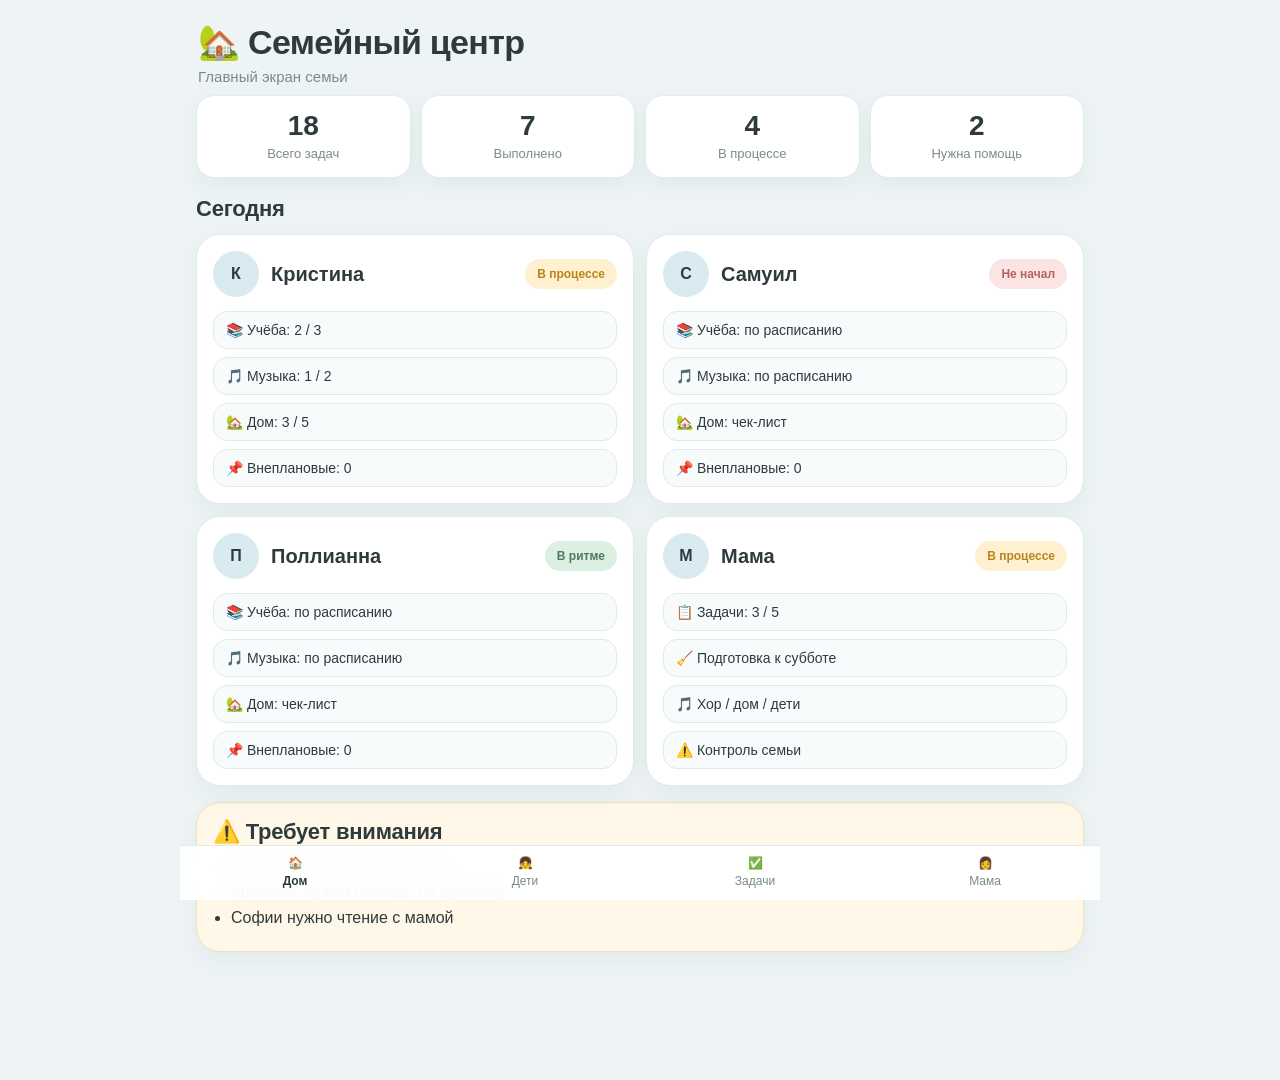
<file: index.html>
<!DOCTYPE html>
<html lang="ru">
<head>
  <meta charset="UTF-8" />
  <meta name="viewport" content="width=device-width, initial-scale=1.0" />
  <title>Семейный центр</title>
  <link rel="manifest" href="manifest.json" />
  <meta name="theme-color" content="#8FBFC3" />

  <style>
    :root {
      --bg: #EEF4F5;
      --card: #FFFFFF;
      --card-soft: #F8FBFB;
      --line: #E3EAEB;
      --text: #2F3A3D;
      --muted: #7B8A8F;

      --primary: #8FBFC3;
      --green-soft: #DCEFE2;
      --green-text: #4A7B61;

      --yellow-soft: #FFF0CF;
      --yellow-text: #B8841E;

      --red-soft: #FCE4E4;
      --red-text: #B56262;

      --shadow: 0 8px 24px rgba(44, 62, 80, 0.06);
      --radius-xl: 24px;
      --radius-lg: 18px;
      --radius-md: 14px;
    }

    * {
      box-sizing: border-box;
    }

    body {
      margin: 0;
      font-family: -apple-system, BlinkMacSystemFont, "Segoe UI", sans-serif;
      background: var(--bg);
      color: var(--text);
    }

    .app-shell {
      max-width: 920px;
      margin: 0 auto;
      min-height: 100vh;
      padding-bottom: 92px;
    }

    .topbar {
      padding: 22px 18px 10px;
    }

    .topbar h1 {
      margin: 0;
      font-size: 34px;
      font-weight: 700;
      color: var(--text);
      letter-spacing: -0.02em;
    }

    .topbar p {
      margin: 6px 0 0;
      font-size: 15px;
      color: var(--muted);
    }

    .content {
      padding: 0 16px 20px;
    }

    .section {
      margin-bottom: 16px;
    }

    .section h2 {
      margin: 0 0 12px;
      font-size: 22px;
      color: var(--text);
      letter-spacing: -0.01em;
    }

    .metrics {
      display: grid;
      grid-template-columns: repeat(2, 1fr);
      gap: 10px;
      margin-bottom: 18px;
    }

    .metric-card {
      background: var(--card);
      border: 1px solid var(--line);
      border-radius: var(--radius-lg);
      box-shadow: var(--shadow);
      padding: 16px 12px;
      text-align: center;
    }

    .metric-number {
      font-size: 28px;
      font-weight: 700;
      line-height: 1;
      margin-bottom: 6px;
      color: var(--text);
    }

    .metric-label {
      font-size: 13px;
      color: var(--muted);
    }

    .family-grid {
      display: grid;
      grid-template-columns: 1fr;
      gap: 12px;
    }

    .person-card {
      display: block;
      text-decoration: none;
      color: inherit;
      background: var(--card);
      border: 1px solid var(--line);
      border-radius: var(--radius-xl);
      box-shadow: var(--shadow);
      padding: 16px;
      transition: transform 0.15s ease, box-shadow 0.15s ease;
    }

    .person-card:active {
      transform: scale(0.99);
    }

    .person-header {
      display: flex;
      align-items: center;
      justify-content: space-between;
      gap: 12px;
      margin-bottom: 14px;
    }

    .person-header > div:first-child {
      display: flex;
      align-items: center;
      gap: 12px;
    }

    .avatar {
      width: 46px;
      height: 46px;
      border-radius: 50%;
      background: #D9EAF0;
      display: flex;
      align-items: center;
      justify-content: center;
      font-weight: 700;
      color: var(--text);
      flex-shrink: 0;
    }

    .person-card h3 {
      margin: 0;
      font-size: 20px;
      font-weight: 700;
      color: var(--text);
    }

    .status {
      margin: 0;
      padding: 8px 12px;
      border-radius: 999px;
      font-size: 12px;
      font-weight: 600;
      white-space: nowrap;
    }

    .status.in-progress {
      background: var(--yellow-soft);
      color: var(--yellow-text);
    }

    .status.danger {
      background: var(--red-soft);
      color: var(--red-text);
    }

    .status.good {
      background: var(--green-soft);
      color: var(--green-text);
    }

    .person-card ul {
      list-style: none;
      padding: 0;
      margin: 0;
      display: grid;
      gap: 8px;
    }

    .person-card li {
      background: var(--card-soft);
      border: 1px solid var(--line);
      border-radius: var(--radius-md);
      padding: 10px 12px;
      font-size: 14px;
      color: var(--text);
    }

    .attention {
      background: #FFF8E8;
      border: 1px solid #F0E1B8;
      border-radius: var(--radius-xl);
      box-shadow: var(--shadow);
      padding: 16px;
    }

    .attention-list {
      margin: 0;
      padding-left: 18px;
      color: var(--text);
    }

    .attention-list li {
      margin: 8px 0;
    }

    .bottom-nav {
      position: fixed;
      left: 0;
      right: 0;
      bottom: 0;
      max-width: 920px;
      margin: 0 auto;
      display: grid;
      grid-template-columns: repeat(4, 1fr);
      background: rgba(255, 255, 255, 0.94);
      backdrop-filter: blur(12px);
      border-top: 1px solid var(--line);
      padding-bottom: env(safe-area-inset-bottom);
    }

    .bottom-nav a {
      text-decoration: none;
      color: var(--muted);
      display: flex;
      flex-direction: column;
      align-items: center;
      gap: 4px;
      padding: 10px 6px 12px;
      font-size: 12px;
      font-weight: 500;
    }

    .bottom-nav a.active {
      color: var(--text);
      font-weight: 700;
    }

    @media (min-width: 740px) {
      .metrics {
        grid-template-columns: repeat(4, 1fr);
      }

      .family-grid {
        grid-template-columns: repeat(2, 1fr);
      }
    }
  </style>
</head>
<body>
  <div class="app-shell">
    <header class="topbar">
      <div>
        <h1>🏡 Семейный центр</h1>
        <p>Главный экран семьи</p>
      </div>
    </header>

    <main class="content">
      <section class="metrics">
        <div class="metric-card">
          <div class="metric-number">18</div>
          <div class="metric-label">Всего задач</div>
        </div>
        <div class="metric-card">
          <div class="metric-number">7</div>
          <div class="metric-label">Выполнено</div>
        </div>
        <div class="metric-card">
          <div class="metric-number">4</div>
          <div class="metric-label">В процессе</div>
        </div>
        <div class="metric-card">
          <div class="metric-number">2</div>
          <div class="metric-label">Нужна помощь</div>
        </div>
      </section>

      <section class="section">
        <h2>Сегодня</h2>
        <div class="family-grid">
          <a class="person-card" href="kristina.html">
            <div class="person-header">
              <div>
                <div class="avatar">К</div>
                <div>
                  <h3>Кристина</h3>
                </div>
              </div>
              <p class="status in-progress">В процессе</p>
            </div>
            <ul>
              <li>📚 Учёба: 2 / 3</li>
              <li>🎵 Музыка: 1 / 2</li>
              <li>🏡 Дом: 3 / 5</li>
              <li>📌 Внеплановые: 0</li>
            </ul>
          </a>

          <a class="person-card" href="samuil.html">
            <div class="person-header">
              <div>
                <div class="avatar">С</div>
                <div>
                  <h3>Самуил</h3>
                </div>
              </div>
              <p class="status danger">Не начал</p>
            </div>
            <ul>
              <li>📚 Учёба: по расписанию</li>
              <li>🎵 Музыка: по расписанию</li>
              <li>🏡 Дом: чек-лист</li>
              <li>📌 Внеплановые: 0</li>
            </ul>
          </a>

          <a class="person-card" href="pollyanna.html">
            <div class="person-header">
              <div>
                <div class="avatar">П</div>
                <div>
                  <h3>Поллианна</h3>
                </div>
              </div>
              <p class="status good">В ритме</p>
            </div>
            <ul>
              <li>📚 Учёба: по расписанию</li>
              <li>🎵 Музыка: по расписанию</li>
              <li>🏡 Дом: чек-лист</li>
              <li>📌 Внеплановые: 0</li>
            </ul>
          </a>

          <a class="person-card" href="mama.html">
            <div class="person-header">
              <div>
                <div class="avatar">М</div>
                <div>
                  <h3>Мама</h3>
                </div>
              </div>
              <p class="status in-progress">В процессе</p>
            </div>
            <ul>
              <li>📋 Задачи: 3 / 5</li>
              <li>🧹 Подготовка к субботе</li>
              <li>🎵 Хор / дом / дети</li>
              <li>⚠️ Контроль семьи</li>
            </ul>
          </a>
        </div>
      </section>

      <section class="section attention">
        <h2>⚠️ Требует внимания</h2>
        <ul class="attention-list">
          <li>Самуил не начал математику</li>
          <li>Кристине нужна помощь по русскому</li>
          <li>Софии нужно чтение с мамой</li>
        </ul>
      </section>
    </main>

    <nav class="bottom-nav">
      <a class="active" href="index.html">🏠<span>Дом</span></a>
      <a href="kristina.html">👧<span>Дети</span></a>
      <a href="mama.html">✅<span>Задачи</span></a>
      <a href="mama.html">👩<span>Мама</span></a>
    </nav>
  </div>

  <script src="app.js"></script>
</body>
</html>
</file>
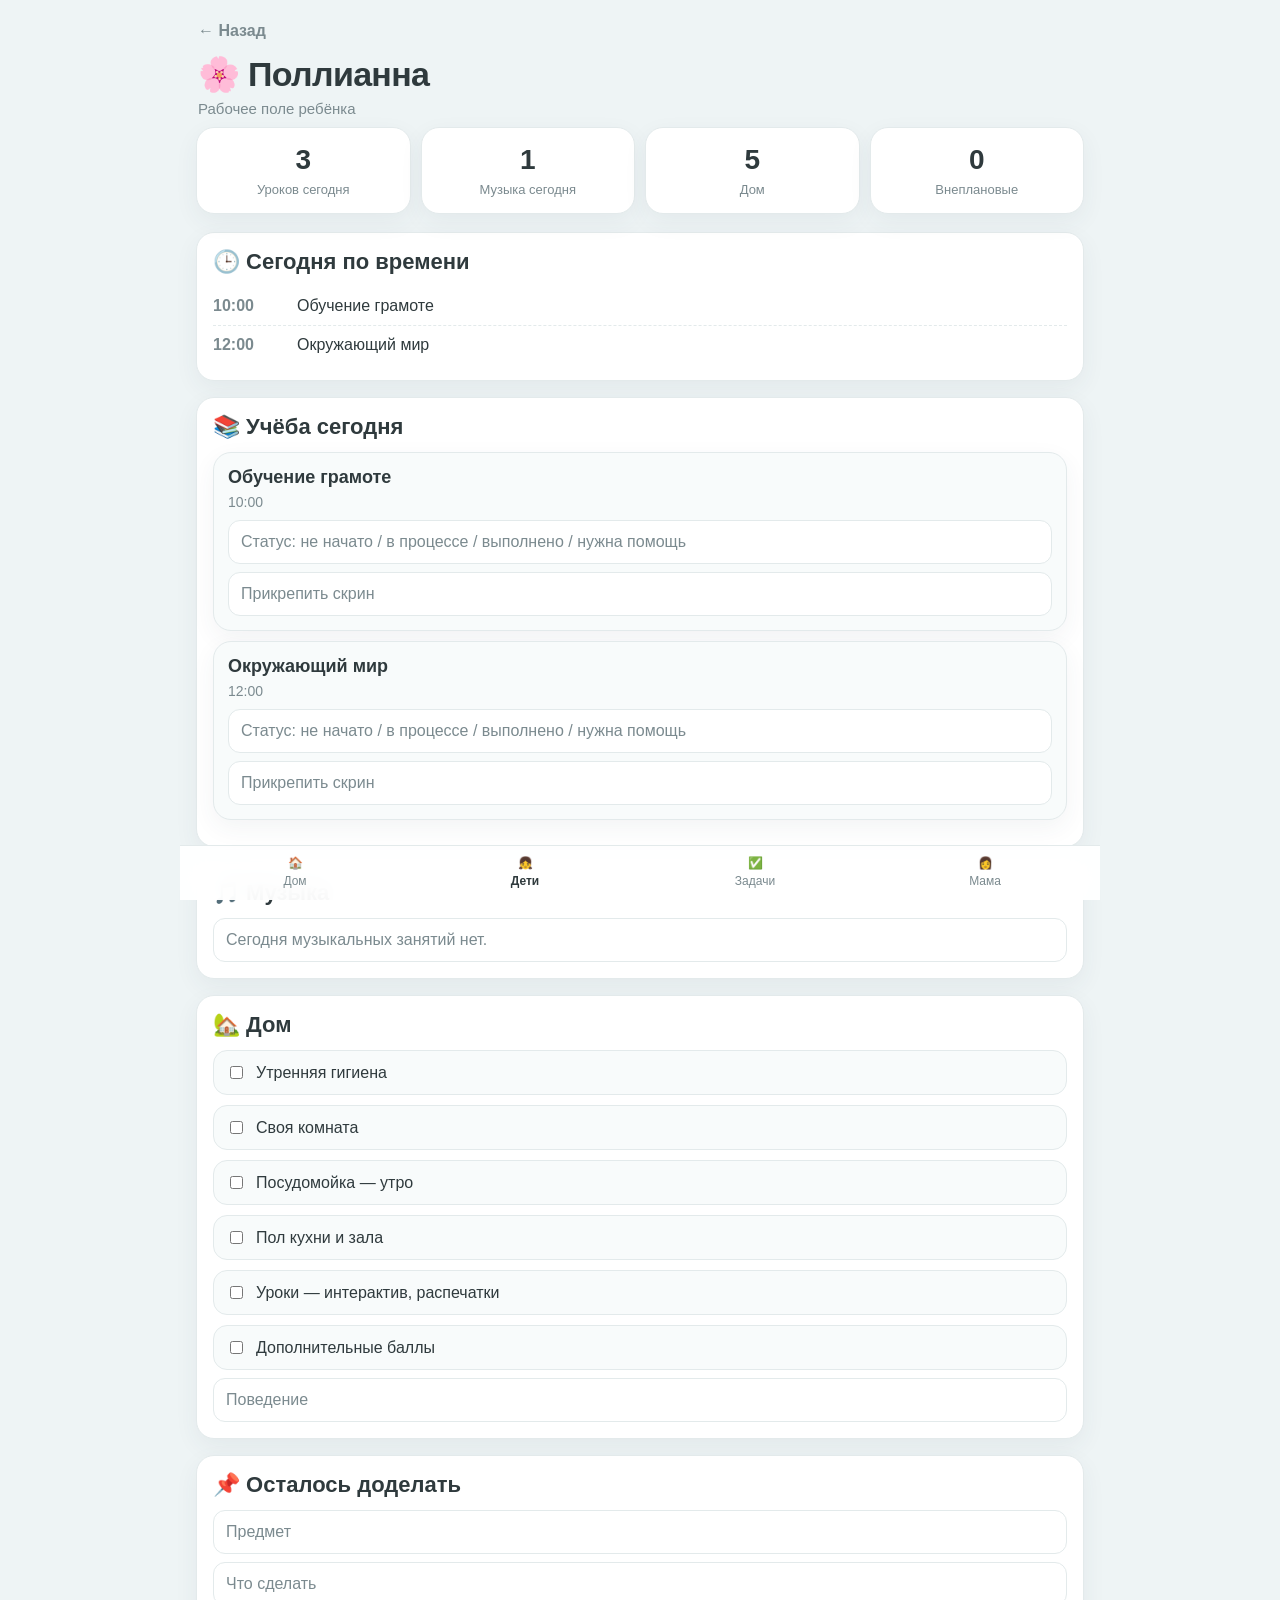
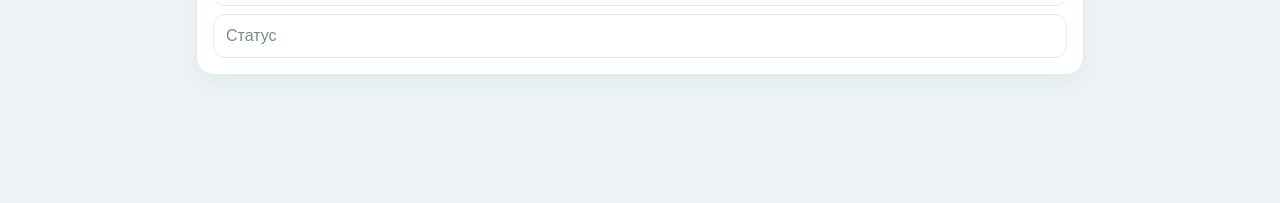
<file: pollyanna.html>
<!DOCTYPE html>
<html lang="ru">
<head>
  <meta charset="UTF-8" />
  <meta name="viewport" content="width=device-width, initial-scale=1.0" />
  <title>Поллианна</title>
  <meta name="theme-color" content="#8FBFC3" />

  <style>
    :root {
      --bg: #EEF4F5;
      --card: #FFFFFF;
      --card-soft: #F8FBFB;
      --line: #E3EAEB;
      --text: #2F3A3D;
      --muted: #7B8A8F;
      --primary: #8FBFC3;
      --green-soft: #DCEFE2;
      --green-text: #4A7B61;
      --yellow-soft: #FFF0CF;
      --yellow-text: #B8841E;
      --shadow: 0 8px 24px rgba(44, 62, 80, 0.06);
      --radius-xl: 24px;
      --radius-lg: 18px;
      --radius-md: 14px;
    }

    * { box-sizing: border-box; }

    body {
      margin: 0;
      font-family: -apple-system, BlinkMacSystemFont, "Segoe UI", sans-serif;
      background: var(--bg);
      color: var(--text);
    }

    .app-shell {
      max-width: 920px;
      margin: 0 auto;
      min-height: 100vh;
      padding-bottom: 92px;
    }

    .topbar {
      padding: 22px 18px 10px;
    }

    .back-link {
      display: inline-block;
      text-decoration: none;
      color: var(--muted);
      font-weight: 600;
      margin-bottom: 14px;
    }

    .topbar h1 {
      margin: 0;
      font-size: 34px;
      font-weight: 700;
      color: var(--text);
      letter-spacing: -0.02em;
    }

    .topbar p {
      margin: 6px 0 0;
      font-size: 15px;
      color: var(--muted);
    }

    .content {
      padding: 0 16px 20px;
    }

    .metrics {
      display: grid;
      grid-template-columns: repeat(2, 1fr);
      gap: 10px;
      margin-bottom: 18px;
    }

    .metric-card,
    .panel,
    .task-card {
      background: var(--card);
      border: 1px solid var(--line);
      border-radius: var(--radius-lg);
      box-shadow: var(--shadow);
    }

    .metric-card {
      padding: 16px 12px;
      text-align: center;
    }

    .metric-number {
      font-size: 28px;
      font-weight: 700;
      margin-bottom: 6px;
    }

    .metric-label {
      font-size: 13px;
      color: var(--muted);
    }

    .section {
      margin-bottom: 16px;
    }

    .panel {
      padding: 16px;
    }

    .section h2 {
      margin: 0 0 12px;
      font-size: 22px;
      color: var(--text);
    }

    .time-row {
      display: flex;
      gap: 12px;
      padding: 10px 0;
      border-bottom: 1px dashed var(--line);
    }

    .time-row:last-child {
      border-bottom: none;
    }

    .time {
      min-width: 72px;
      font-weight: 700;
      color: var(--muted);
    }

    .task-card {
      padding: 14px;
      margin-bottom: 10px;
      background: var(--card-soft);
    }

    .task-card h3 {
      margin: 0 0 6px;
      font-size: 18px;
    }

    .task-meta {
      color: var(--muted);
      font-size: 14px;
      margin-bottom: 10px;
    }

    .fake-box,
    .fake-select {
      width: 100%;
      background: #fff;
      border: 1px solid var(--line);
      border-radius: 12px;
      padding: 12px;
      color: var(--muted);
      margin-top: 8px;
    }

    .check-list {
      display: grid;
      gap: 10px;
    }

    .check-item {
      display: flex;
      align-items: center;
      gap: 10px;
      background: var(--card-soft);
      border: 1px solid var(--line);
      border-radius: 14px;
      padding: 12px;
    }

    .bottom-nav {
      position: fixed;
      left: 0;
      right: 0;
      bottom: 0;
      max-width: 920px;
      margin: 0 auto;
      display: grid;
      grid-template-columns: repeat(4, 1fr);
      background: rgba(255, 255, 255, 0.94);
      backdrop-filter: blur(12px);
      border-top: 1px solid var(--line);
      padding-bottom: env(safe-area-inset-bottom);
    }

    .bottom-nav a {
      text-decoration: none;
      color: var(--muted);
      display: flex;
      flex-direction: column;
      align-items: center;
      gap: 4px;
      padding: 10px 6px 12px;
      font-size: 12px;
      font-weight: 500;
    }

    .bottom-nav a.active {
      color: var(--text);
      font-weight: 700;
    }

    @media (min-width: 740px) {
      .metrics {
        grid-template-columns: repeat(4, 1fr);
      }
    }
  </style>
</head>
<body>
  <div class="app-shell">
    <header class="topbar">
      <a class="back-link" href="index.html">← Назад</a>
      <h1>🌸 Поллианна</h1>
      <p>Рабочее поле ребёнка</p>
    </header>

    <main class="content">
      <section class="metrics">
        <div class="metric-card">
          <div class="metric-number">3</div>
          <div class="metric-label">Уроков сегодня</div>
        </div>
        <div class="metric-card">
          <div class="metric-number">1</div>
          <div class="metric-label">Музыка сегодня</div>
        </div>
        <div class="metric-card">
          <div class="metric-number">5</div>
          <div class="metric-label">Дом</div>
        </div>
        <div class="metric-card">
          <div class="metric-number">0</div>
          <div class="metric-label">Внеплановые</div>
        </div>
      </section>

      <section class="section">
        <div class="panel">
          <h2>🕒 Сегодня по времени</h2>
          <div class="time-row">
            <div class="time">10:00</div>
            <div>Обучение грамоте</div>
          </div>
          <div class="time-row">
            <div class="time">12:00</div>
            <div>Окружающий мир</div>
          </div>
        </div>
      </section>

      <section class="section">
        <div class="panel">
          <h2>📚 Учёба сегодня</h2>

          <div class="task-card">
            <h3>Обучение грамоте</h3>
            <div class="task-meta">10:00</div>
            <div class="fake-select">Статус: не начато / в процессе / выполнено / нужна помощь</div>
            <div class="fake-box">Прикрепить скрин</div>
          </div>

          <div class="task-card">
            <h3>Окружающий мир</h3>
            <div class="task-meta">12:00</div>
            <div class="fake-select">Статус: не начато / в процессе / выполнено / нужна помощь</div>
            <div class="fake-box">Прикрепить скрин</div>
          </div>
        </div>
      </section>

      <section class="section">
        <div class="panel">
          <h2>🎵 Музыка</h2>
          <div class="fake-box">Сегодня музыкальных занятий нет.</div>
        </div>
      </section>

      <section class="section">
        <div class="panel">
          <h2>🏡 Дом</h2>
          <div class="check-list">
            <label class="check-item"><input type="checkbox"> Утренняя гигиена</label>
            <label class="check-item"><input type="checkbox"> Своя комната</label>
            <label class="check-item"><input type="checkbox"> Посудомойка — утро</label>
            <label class="check-item"><input type="checkbox"> Пол кухни и зала</label>
            <label class="check-item"><input type="checkbox"> Уроки — интерактив, распечатки</label>
            <label class="check-item"><input type="checkbox"> Дополнительные баллы</label>
          </div>
          <div class="fake-select">Поведение</div>
        </div>
      </section>

      <section class="section">
        <div class="panel">
          <h2>📌 Осталось доделать</h2>
          <div class="fake-box">Предмет</div>
          <div class="fake-box">Что сделать</div>
          <div class="fake-select">Статус</div>
        </div>
      </section>
    </main>

    <nav class="bottom-nav">
      <a href="index.html">🏠<span>Дом</span></a>
      <a class="active" href="pollyanna.html">👧<span>Дети</span></a>
      <a href="mama.html">✅<span>Задачи</span></a>
      <a href="mama.html">👩<span>Мама</span></a>
    </nav>
  </div>
</body>
</html>
</file>
